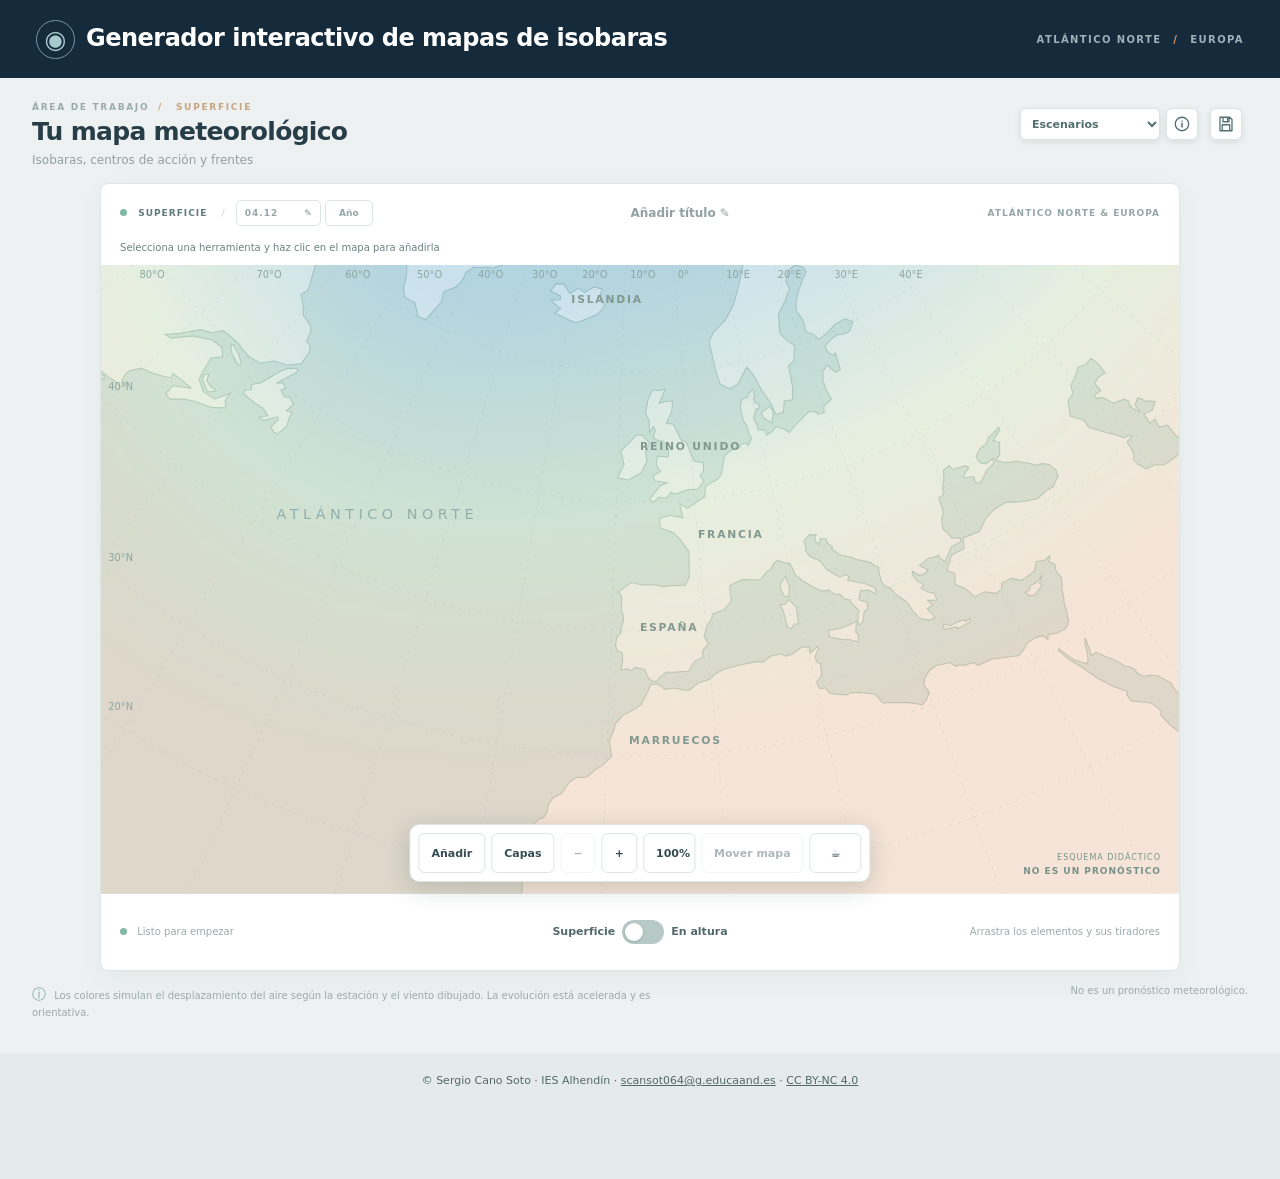
<file: index.html>
<!doctype html>
<html lang="es">
<head>
  <meta charset="utf-8">
  <meta name="viewport" content="width=device-width, initial-scale=1">
  <meta name="theme-color" content="#122638">
  <title>Generador interactivo de mapas de isobaras</title>
  <link rel="stylesheet" href="style.css?v=13">
  <script defer src="assets/land.js"></script>
  <script defer src="assets/presets.js?v=1"></script>
  <script defer src="map.js"></script>
  <script defer src="symbols.js"></script>
  <script defer src="pressure.js?v=2"></script>
  <script defer src="jet.js"></script>
  <script defer src="wind.js"></script>
  <script defer src="air.js"></script>
  <script defer src="app.js?v=5"></script>
  <script defer src="mobile.js?v=6"></script>
  <script defer src="export.js?v=3"></script>
  <script defer src="save.js?v=3"></script>
</head>
<body>
  <header class="topbar">
    <div class="brand">
      <span class="brand-icon" aria-hidden="true">◉</span>
      <h1>Generador interactivo de mapas de isobaras</h1>
    </div>
    <div class="header-tag">ATLÁNTICO NORTE <span>/</span> EUROPA</div>
  </header>

  <main class="workspace">
    <aside class="sidebar" aria-label="Herramientas del mapa">
      <div class="sidebar-heading">
        <div>
          <p class="eyebrow">PANEL DE CONTROL</p>
          <h2>Construye tu mapa</h2>
        </div>
        <span class="heading-mark">✳</span>
      </div>
      <p class="intro">Dibuja una situación atmosférica y explora cómo se relacionan sus elementos.</p>

      <label class="field-label" for="map-title-input">TÍTULO DEL MAPA</label>
      <input id="map-title-input" type="text" placeholder="Escribe un título">

      <label class="field-label" for="date-day">FECHA DE LA SITUACIÓN</label>
      <div class="date-fields">
        <select id="date-day" aria-label="Día"></select>
        <select id="date-month" aria-label="Mes"></select>
        <input id="date-year" type="text" inputmode="numeric" maxlength="6" placeholder="Año" aria-label="Año opcional">
      </div>

      <section class="control-section">
        <div class="section-title"><span>01</span><h3>Plano de análisis</h3></div>
        <div class="segmented" role="group" aria-label="Plano de análisis">
          <button type="button" class="active" data-layer="surface" aria-pressed="true">Superficie</button>
          <button type="button" data-layer="upper" aria-pressed="false">Altura · 500 hPa</button>
        </div>
        <p class="helper" id="layer-help">Presión en superficie · isobaras en hPa</p>
      </section>

      <section class="control-section">
        <div class="section-title"><span>02</span><h3>Centros de acción</h3></div>
        <table class="center-table">
          <thead>
            <tr>
              <th scope="col">Intensidad</th>
              <th scope="col">Débil</th>
              <th scope="col">Media</th>
              <th scope="col">Fuerte</th>
            </tr>
          </thead>
          <tbody>
            <tr>
              <th scope="row">Anticiclón</th>
              <td><button class="center-tool high" type="button" data-tool="high" data-strength="weak" aria-label="Anticiclón débil" aria-pressed="false">A</button></td>
              <td><button class="center-tool high" type="button" data-tool="high" data-strength="medium" aria-label="Anticiclón de intensidad media" aria-pressed="false">A</button></td>
              <td><button class="center-tool high" type="button" data-tool="high" data-strength="strong" aria-label="Anticiclón fuerte" aria-pressed="false">A</button></td>
            </tr>
            <tr>
              <th scope="row">Borrasca</th>
              <td><button class="center-tool low" type="button" data-tool="low" data-strength="weak" aria-label="Borrasca débil" aria-pressed="false">B</button></td>
              <td><button class="center-tool low" type="button" data-tool="low" data-strength="medium" aria-label="Borrasca de intensidad media" aria-pressed="false">B</button></td>
              <td><button class="center-tool low" type="button" data-tool="low" data-strength="strong" aria-label="Borrasca fuerte" aria-pressed="false">B</button></td>
            </tr>
          </tbody>
        </table>
        <button type="button" id="copy-centers" class="copy-centers" disabled>Copiar a altura</button>
        <p class="helper">Sustituye los centros del otro plano; conserva los demás elementos.</p>
      </section>

      <section class="control-section" id="front-section">
        <div class="section-title"><span>03</span><h3>Frentes</h3></div>
        <div class="front-tools">
          <button class="front-tool" type="button" data-tool="cold"><span class="front-sample cold-sample">▲ ▲ ▲</span>Frío <b>+</b></button>
          <button class="front-tool" type="button" data-tool="warm"><span class="front-sample warm-sample">● ● ●</span>Cálido <b>+</b></button>
          <button class="front-tool" type="button" data-tool="occluded"><span class="front-sample occluded-sample">▲ ● ▲</span>Ocluido <b>+</b></button>
        </div>
        <label class="switch-row"><span>Posible precipitación<small>Banda orientativa, no es un pronóstico</small></span><input id="precipitation-toggle" type="checkbox" checked><span class="switch" aria-hidden="true"></span></label>
        <div class="precipitation-legend"><i aria-hidden="true"></i> Zona de posible precipitación</div>
      </section>

      <section class="control-section" id="jet-section" hidden>
        <div class="section-title"><span>03</span><h3>Corriente en chorro</h3></div>
        <div class="segmented" role="group" aria-label="Modo de corriente en chorro">
          <button type="button" class="active" data-jet-mode="automatic" aria-pressed="true">Automática</button>
          <button type="button" data-jet-mode="manual" aria-pressed="false">Manual</button>
        </div>
        <p class="helper" id="jet-help">Trazado orientativo calculado a partir del campo de altura.</p>
      </section>

      <section class="control-section air-section">
        <div class="section-title"><span>04</span><h3>Masas de aire</h3></div>
        <label class="switch-row"><span>Simular masas de aire<small>Temperatura y viento orientativos</small></span><input id="air-toggle" type="checkbox" checked><span class="switch" aria-hidden="true"></span></label>
        <div class="air-legend"><span><i class="legend-dot polar"></i>Polar</span><span><i class="legend-dot temperate"></i>Templada</span><span><i class="legend-dot tropical"></i>Tropical</span></div>
      </section>
      <div class="sidebar-foot"><span>✦</span> Un mapa para pensar el tiempo.<br>Guarda el mapa antes de recargar o cerrar la página.</div>
    </aside>

    <section class="canvas-area" aria-label="Área de trabajo">
      <div class="canvas-heading">
        <div>
          <p class="eyebrow">ÁREA DE TRABAJO <span>/</span> <span id="layer-kicker">SUPERFICIE</span></p>
          <h2>Tu mapa meteorológico</h2>
          <p id="canvas-description">Isobaras, centros de acción y frentes</p>
        </div>
        <div class="heading-actions">
          <div class="preset-picker">
            <select id="preset-select" aria-label="Cargar escenario predefinido; sustituye el mapa actual" title="Cargar escenario: sustituye el mapa actual">
              <option value="">Escenarios</option>
            </select>
          </div>
          <button type="button" id="info-drawer-button" aria-label="Información meteorológica" title="Información meteorológica" aria-expanded="false" aria-controls="info-drawer-panel">
            <svg viewBox="0 0 24 24" aria-hidden="true"><circle cx="12" cy="12" r="9" fill="none" stroke="currentColor" stroke-width="1.7"></circle><path d="M12 11v5m0-8h.01" fill="none" stroke="currentColor" stroke-width="2" stroke-linecap="round"></path></svg>
          </button>
          <button type="button" id="file-drawer-button" aria-label="Archivo" title="Archivo" aria-expanded="false" aria-controls="file-drawer-panel">
            <svg viewBox="0 0 24 24" aria-hidden="true"><path d="M5 3h12l3 3v15H4V3h1Zm3 0v6h8V3M7 21v-8h10v8M14 4v3" fill="none" stroke="currentColor" stroke-width="1.7" stroke-linecap="round" stroke-linejoin="round"></path></svg>
          </button>
        </div>
      </div>
      <div class="map-card">
        <div class="map-toolbar">
          <span class="desktop-map-meta">
            <i class="live-dot"></i> <strong id="map-layer">SUPERFICIE</strong>
            <span class="toolbar-separator">/</span><span class="inline-date"><span id="map-date"></span><span class="inline-date-selectors"><select id="inline-day" aria-label="Día del mapa"></select><select id="inline-month" aria-label="Mes del mapa"></select></span></span>
            <label class="inline-year"><span id="map-year"></span><span class="year-placeholder">Año</span><input id="inline-year" type="text" inputmode="numeric" maxlength="6" placeholder="Año" aria-label="Año opcional del mapa"></label>
          </span>
          <label class="inline-title desktop-map-meta"><strong id="map-title" hidden></strong><span class="title-placeholder">Añadir título</span><input id="inline-title" type="text" aria-label="Editar título del mapa" placeholder="Añadir título"></label>
          <span class="desktop-map-meta">ATLÁNTICO NORTE & EUROPA</span>
          <button type="button" id="mobile-meta-button" aria-label="Editar fecha y título" aria-describedby="mobile-map-date mobile-map-title" aria-expanded="false" aria-controls="mobile-meta-panel">
            <span id="mobile-map-date"></span><span id="mobile-map-title">Añadir título</span><span aria-hidden="true">✎</span>
          </button>
        </div>
        <div class="map-instruction" id="instruction">Selecciona una herramienta y haz clic en el mapa para añadirla</div>
        <div class="map-wrap" id="map-wrap">
          <svg id="map" viewBox="0 0 1200 700" role="img" aria-label="Mapa editable del Atlántico norte y Europa occidental" tabindex="0">
            <defs>
              <clipPath id="map-clip"><rect width="1200" height="700"></rect></clipPath>
              <linearGradient id="rain-warm" gradientUnits="userSpaceOnUse" x1="0" y1="-120" x2="0" y2="12">
                <stop offset="0" stop-color="#76598d" stop-opacity="0"></stop>
                <stop offset=".7" stop-color="#76598d" stop-opacity=".24"></stop>
                <stop offset="1" stop-color="#76598d" stop-opacity=".12"></stop>
              </linearGradient>
              <linearGradient id="rain-cold" gradientUnits="userSpaceOnUse" x1="0" y1="-25" x2="0" y2="55">
                <stop offset="0" stop-color="#76598d" stop-opacity="0"></stop>
                <stop offset=".35" stop-color="#76598d" stop-opacity=".38"></stop>
                <stop offset="1" stop-color="#76598d" stop-opacity="0"></stop>
              </linearGradient>
              <linearGradient id="rain-occluded" gradientUnits="userSpaceOnUse" x1="0" y1="-70" x2="0" y2="70">
                <stop offset="0" stop-color="#76598d" stop-opacity="0"></stop>
                <stop offset=".5" stop-color="#76598d" stop-opacity=".3"></stop>
                <stop offset="1" stop-color="#76598d" stop-opacity="0"></stop>
              </linearGradient>
              <linearGradient id="rain-ends" x1="0" y1="0" x2="1" y2="0">
                <stop offset="0" stop-color="white" stop-opacity="0"></stop>
                <stop offset=".12" stop-color="white"></stop>
                <stop offset=".88" stop-color="white"></stop>
                <stop offset="1" stop-color="white" stop-opacity="0"></stop>
              </linearGradient>
              <mask id="rain-mask" maskContentUnits="objectBoundingBox" x="0" y="0" width="1" height="1">
                <rect width="1" height="1" fill="url(#rain-ends)"></rect>
              </mask>
            </defs>
            <g clip-path="url(#map-clip)">
              <rect class="ocean" width="1200" height="700"></rect>
              <g id="geography"></g>
              <image id="air-overlay" width="1200" height="700" preserveAspectRatio="none" pointer-events="none"></image>
              <g id="grid" pointer-events="none"></g>
              <g id="places" pointer-events="none"></g>
              <g id="pressure-field" pointer-events="none"></g>
              <g id="wind-layer" pointer-events="none" aria-hidden="true"></g>
              <g id="automatic-jet" pointer-events="none" aria-hidden="true"></g>
              <g id="objects"></g>
            </g>
          </svg>
          <button type="button" id="delete" class="selection-delete" aria-label="Eliminar selección" title="Eliminar selección" hidden>
            <svg viewBox="0 0 24 24" aria-hidden="true"><path d="M4 7h16M9 7V4h6v3m3 0-1 13H7L6 7m4 3v7m4-7v7" fill="none" stroke="currentColor" stroke-width="1.8" stroke-linecap="round" stroke-linejoin="round"></path></svg>
          </button>
          <button type="button" id="center-strengthen" class="selection-intensity" aria-label="Incrementar potencia del centro" hidden><span aria-hidden="true">+</span></button>
          <button type="button" id="center-weaken" class="selection-intensity" aria-label="Reducir potencia del centro" hidden><span aria-hidden="true">−</span></button>
          <div class="map-scale">
            <span>ESQUEMA DIDÁCTICO</span>
            <strong>NO ES UN PRONÓSTICO</strong>
          </div>
        </div>
        <div class="map-footer">
          <span><span class="footer-dot"></span> <span id="status" role="status" aria-live="polite">Listo para empezar</span></span>
          <label class="layer-toggle">
            <span>Superficie</span>
            <span class="layer-toggle-control">
              <input id="layer-toggle" type="checkbox" role="switch" aria-label="Plano de análisis: altura · 500 hPa">
              <span class="layer-toggle-track" aria-hidden="true"></span>
            </span>
            <span>En altura</span>
          </label>
          <span>Arrastra los elementos y sus tiradores</span>
        </div>
      </div>
      <div class="bottom-notes"><p><span>ⓘ</span> Los colores simulan el desplazamiento del aire según la estación y el viento dibujado. La evolución está acelerada y es orientativa.</p><p>No es un pronóstico meteorológico.</p></div>
    </section>
  </main>
  <div class="file-drawer">
    <section id="file-drawer-panel" class="file-drawer-panel" aria-label="Archivo" hidden>
      <div class="file-drawer-heading">
        <h2>Archivo</h2>
        <button type="button" id="file-drawer-close" aria-label="Cerrar archivo">&times;</button>
      </div>
      <p>Guarda o recupera tu mapa.</p>
      <button type="button" id="save-map">Guardar mapa</button>
      <button type="button" id="load-map">Cargar mapa</button>
      <input id="map-file" type="file" accept=".json,application/json" hidden>
      <button type="button" id="export-png">Descargar PNG</button>
    </section>
    <section id="info-drawer-panel" class="file-drawer-panel info-drawer-panel" aria-labelledby="info-drawer-title" hidden>
      <div class="file-drawer-heading">
        <h2 id="info-drawer-title">Guía meteorológica</h2>
        <button type="button" id="info-drawer-close" aria-label="Cerrar información">&times;</button>
      </div>
      <h3>Isobaras</h3>
      <p>En un mapa de superficie, las isobaras unen puntos con la misma presión atmosférica. Cuanto más juntas están, mayor suele ser el viento. La presión se expresa en hectopascales (hPa). <a href="https://es.wikipedia.org/wiki/Isobara" target="_blank" rel="noopener noreferrer">Isobaras en Wikipedia</a>.</p>
      <h3>Anticiclones y borrascas</h3>
      <p>Un anticiclón (A) es una zona de presión relativamente alta y suele favorecer tiempo estable. Una borrasca (B) es una zona de presión relativamente baja, a menudo asociada con nubes, viento y precipitaciones. En el hemisferio norte, el viento gira aproximadamente en sentido horario alrededor de las altas y antihorario alrededor de las bajas. <a href="https://es.wikipedia.org/wiki/Altas_y_bajas_presiones" target="_blank" rel="noopener noreferrer">Altas y bajas presiones en Wikipedia</a>.</p>
      <h3>Frentes</h3>
      <p>Son zonas de encuentro entre masas de aire con distintas características. Los principales tipos son:</p>
      <ul>
        <li><strong>Frío:</strong> el aire frío avanza bajo el cálido y lo eleva; puede producir lluvias intensas.</li>
        <li><strong>Cálido:</strong> el aire cálido avanza sobre el frío; suele asociarse a nubosidad y precipitaciones más extensas.</li>
        <li><strong>Ocluido:</strong> en el modelo clásico, un frente frío alcanza a uno cálido y el aire cálido se eleva.</li>
        <li><strong>Estacionario:</strong> la separación entre las masas de aire apenas se desplaza. No se dibuja en este editor.</li>
      </ul>
      <p><a href="https://es.wikipedia.org/wiki/Frente_(meteorolog%C3%ADa)" target="_blank" rel="noopener noreferrer">Frentes meteorológicos en Wikipedia</a>.</p>
      <h3>Superficie y altura</h3>
      <p>El mapa de superficie muestra la presión reducida al nivel del mar, las isobaras y los frentes. El mapa de 500 hPa muestra la altura geopotencial de esa superficie de presión mediante isohipsas: no representa una altura fija. Sus curvas ayudan a entender la circulación en niveles medios. <a href="https://es.wikipedia.org/wiki/Isohipsa" target="_blank" rel="noopener noreferrer">Isohipsas en Wikipedia</a>.</p>
      <h3>Corriente en chorro</h3>
      <p>Es una franja estrecha de vientos intensos en altura que influye en la evolución de los sistemas meteorológicos. Se estudia habitualmente en niveles superiores a 500 hPa; el chorro que dibuja este editor es una representación orientativa. <a href="https://es.wikipedia.org/wiki/Corriente_en_chorro" target="_blank" rel="noopener noreferrer">Corriente en chorro en Wikipedia</a>.</p>
      <p>Este generador es un esquema didáctico, no un pronóstico. Los enlaces se abren en otra pestaña y necesitan conexión a Internet.</p>
    </section>
    <section id="mobile-meta-panel" class="file-drawer-panel mobile-meta-panel" aria-labelledby="mobile-meta-heading" hidden>
      <div class="file-drawer-heading">
        <h2 id="mobile-meta-heading">Fecha y título</h2>
        <button type="button" id="mobile-meta-close" aria-label="Cerrar fecha y título">&times;</button>
      </div>
      <label for="mobile-title-input">Título</label>
      <input id="mobile-title-input" type="text" placeholder="Añadir título">
      <div class="mobile-meta-fields">
        <label for="mobile-day">Día<select id="mobile-day"></select></label>
        <label for="mobile-month">Mes<select id="mobile-month"></select></label>
        <label for="mobile-year">Año opcional<input id="mobile-year" type="text" inputmode="numeric" maxlength="6" placeholder="Año"></label>
      </div>
    </section>
  </div>
  <div class="mobile-dock" aria-label="Herramientas del mapa">
    <div class="mobile-tools" id="mobile-tools" hidden>
      <p>Centros de acción</p>
      <div class="mobile-tool-grid">
        <button type="button" class="high" data-tool="high" data-strength="weak" aria-label="Anticiclón débil" aria-pressed="false">A débil</button>
        <button type="button" class="high" data-tool="high" data-strength="medium" aria-label="Anticiclón de intensidad media" aria-pressed="false">A media</button>
        <button type="button" class="high" data-tool="high" data-strength="strong" aria-label="Anticiclón fuerte" aria-pressed="false">A fuerte</button>
        <button type="button" class="low" data-tool="low" data-strength="weak" aria-label="Borrasca débil" aria-pressed="false">B débil</button>
        <button type="button" class="low" data-tool="low" data-strength="medium" aria-label="Borrasca de intensidad media" aria-pressed="false">B media</button>
        <button type="button" class="low" data-tool="low" data-strength="strong" aria-label="Borrasca fuerte" aria-pressed="false">B fuerte</button>
      </div>
      <div id="mobile-fronts">
        <p>Frentes</p>
        <div class="mobile-tool-grid">
          <button type="button" data-tool="cold" aria-pressed="false">Frío</button>
          <button type="button" data-tool="warm" aria-pressed="false">Cálido</button>
          <button type="button" data-tool="occluded" aria-pressed="false">Ocluido</button>
        </div>
      </div>
    </div>
    <div class="desktop-options" id="desktop-options" hidden>
      <div id="desktop-surface-options">
        <label class="switch-row"><span>Simular masas de aire</span><input id="desktop-air" type="checkbox" checked><span class="switch" aria-hidden="true"></span></label>
        <label class="switch-row"><span>Posible precipitación</span><input id="desktop-precipitation" type="checkbox" checked><span class="switch" aria-hidden="true"></span></label>
      </div>
      <div id="desktop-jet-options" hidden>
        <p>Corriente en chorro</p>
        <div class="mobile-layers" role="group" aria-label="Modo de corriente en chorro">
          <button type="button" class="active" data-jet-mode="automatic" aria-pressed="true">Automática</button>
          <button type="button" data-jet-mode="manual" aria-pressed="false">Manual</button>
        </div>
      </div>
      <button type="button" id="desktop-copy" disabled>Copiar a altura</button>
      <p class="helper">Sustituye los centros del otro plano; conserva los demás elementos.</p>
      <button type="button" id="clear">Limpiar capa</button>
    </div>
    <div class="mobile-actions">
      <button type="button" id="mobile-add" aria-expanded="false" aria-controls="mobile-tools">Añadir</button>
      <button type="button" id="desktop-options-button" aria-expanded="false" aria-controls="desktop-options">Capas</button>
      <button type="button" id="zoom-out" aria-label="Alejar mapa">−</button>
      <button type="button" id="zoom-in" aria-label="Acercar mapa">+</button>
      <button type="button" id="zoom-reset" aria-label="Mostrar todo el mapa">100%</button>
      <button type="button" id="mobile-pan" aria-pressed="false">Mover mapa</button>
      <a class="donation-link" href="https://buymeacoffee.com/scansot064" target="_blank" rel="noopener noreferrer" aria-label="Apoyar en Buy me a coffee (se abre en otra pestaña)" title="Buy me a coffee"><span aria-hidden="true">☕</span></a>
    </div>
  </div>
  <footer class="site-footer" id="attribution">
    <span>© Sergio Cano Soto · IES Alhendín · </span><a href="mailto:scansot064@g.educaand.es">scansot064@g.educaand.es</a><span> · </span><a href="https://creativecommons.org/licenses/by-nc/4.0/deed.es" rel="license">CC BY-NC 4.0</a>
  </footer>
</body>
</html>
</file>
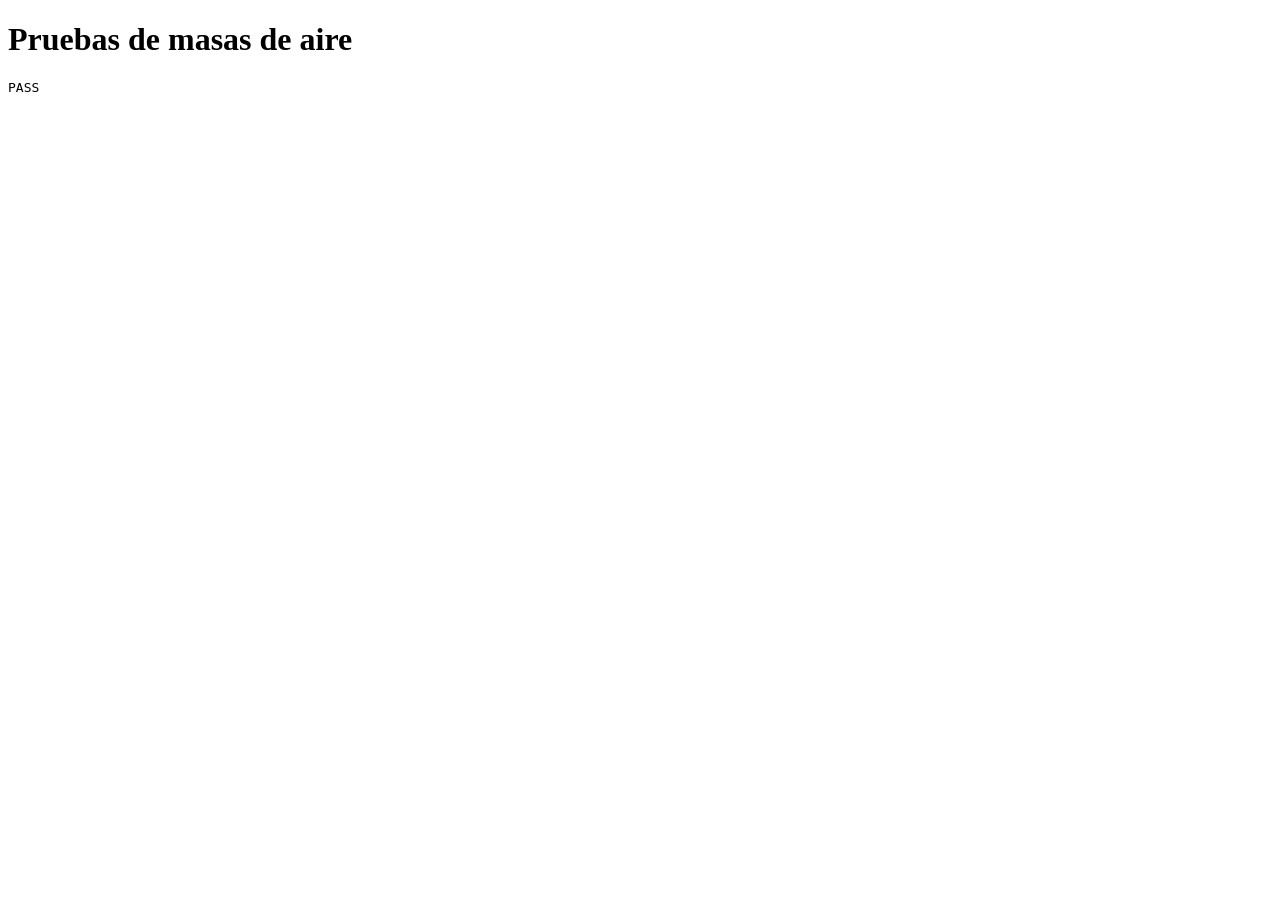
<file: tests/air.html>
<!doctype html>
<html lang="es">
<head><meta charset="utf-8"><title>Pruebas de masas de aire</title></head>
<body>
  <h1>Pruebas de masas de aire</h1>
  <pre id="result">Ejecutando…</pre>
  <iframe id="app" src="../index.html" title="Aplicación de prueba" hidden></iframe>
  <script src="air.test.js"></script>
</body>
</html>
</file>
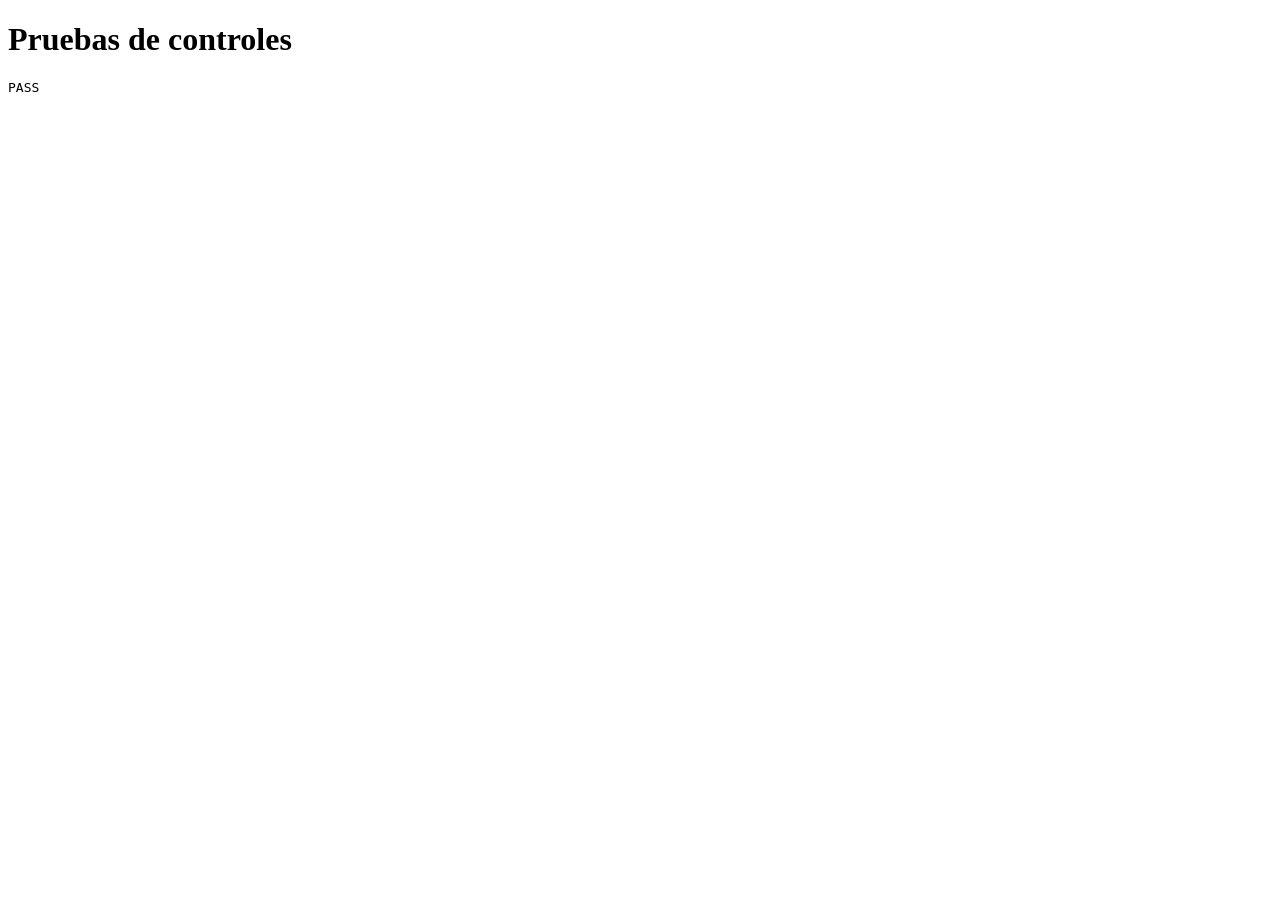
<file: tests/controls.html>
<!doctype html>
<html lang="es">
<head><meta charset="utf-8"><title>Pruebas de controles</title></head>
<body>
  <h1>Pruebas de controles</h1>
  <pre id="result">Ejecutando…</pre>
  <iframe id="app" src="../index.html" title="Aplicación de prueba" style="position:absolute;left:-2000px;width:1200px;height:900px"></iframe>
  <script src="controls.test.js"></script>
</body>
</html>
</file>
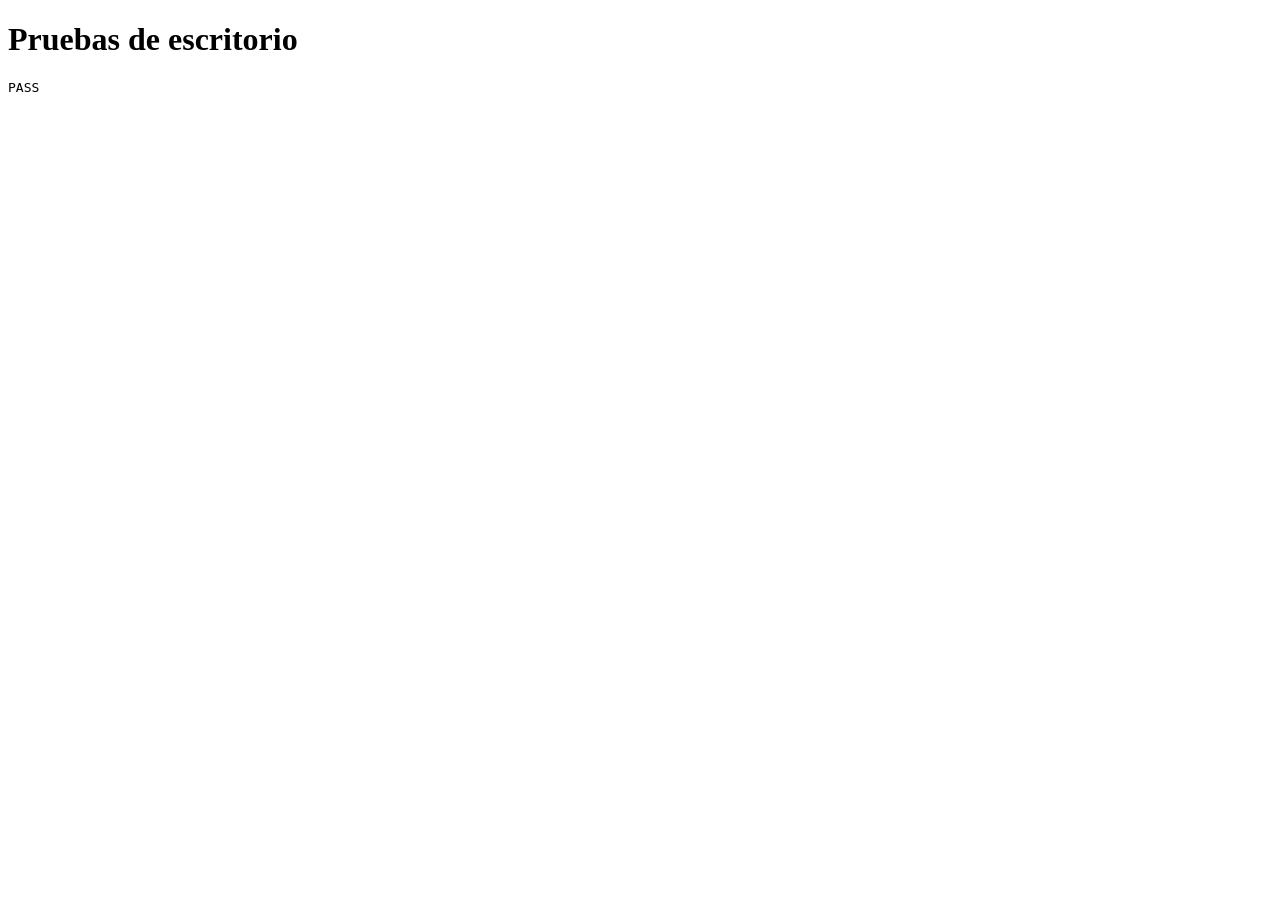
<file: tests/desktop.html>
<!doctype html>
<html lang="es">
<head><meta charset="utf-8"><title>Pruebas de escritorio</title></head>
<body>
  <h1>Pruebas de escritorio</h1>
  <pre id="result">Ejecutando…</pre>
  <iframe id="app" src="../index.html" title="Aplicación de prueba" style="position:absolute;left:-2000px;width:1200px;height:900px"></iframe>
  <script src="desktop.test.js"></script>
</body>
</html>
</file>
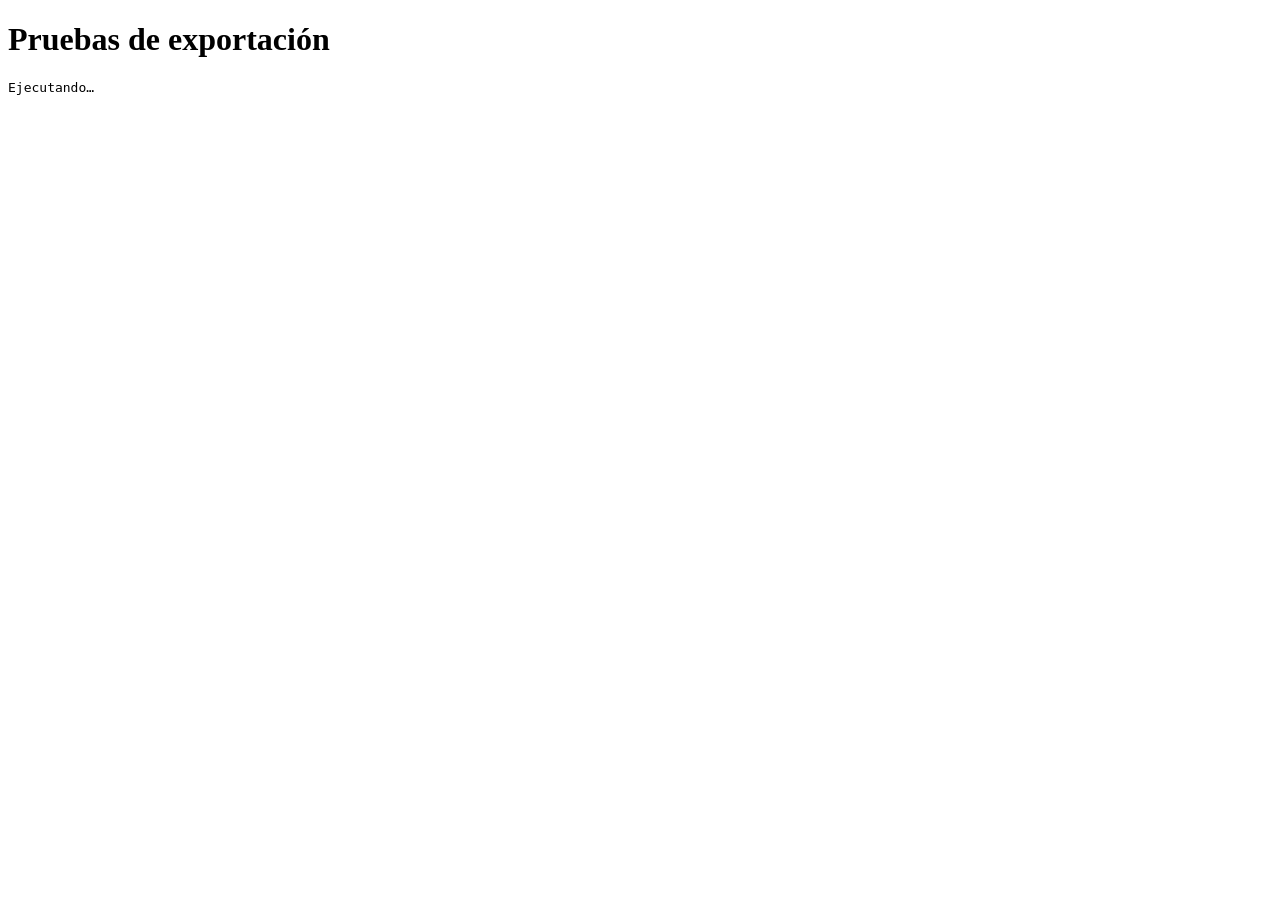
<file: tests/export.html>
<!doctype html>
<html lang="es">
<head><meta charset="utf-8"><title>Pruebas de exportación</title></head>
<body>
  <h1>Pruebas de exportación</h1>
  <pre id="result">Ejecutando…</pre>
  <iframe id="app" src="../index.html" title="Aplicación de prueba" style="position:absolute;left:-2000px;width:1200px;height:900px"></iframe>
  <script src="export.test.js"></script>
</body>
</html>
</file>
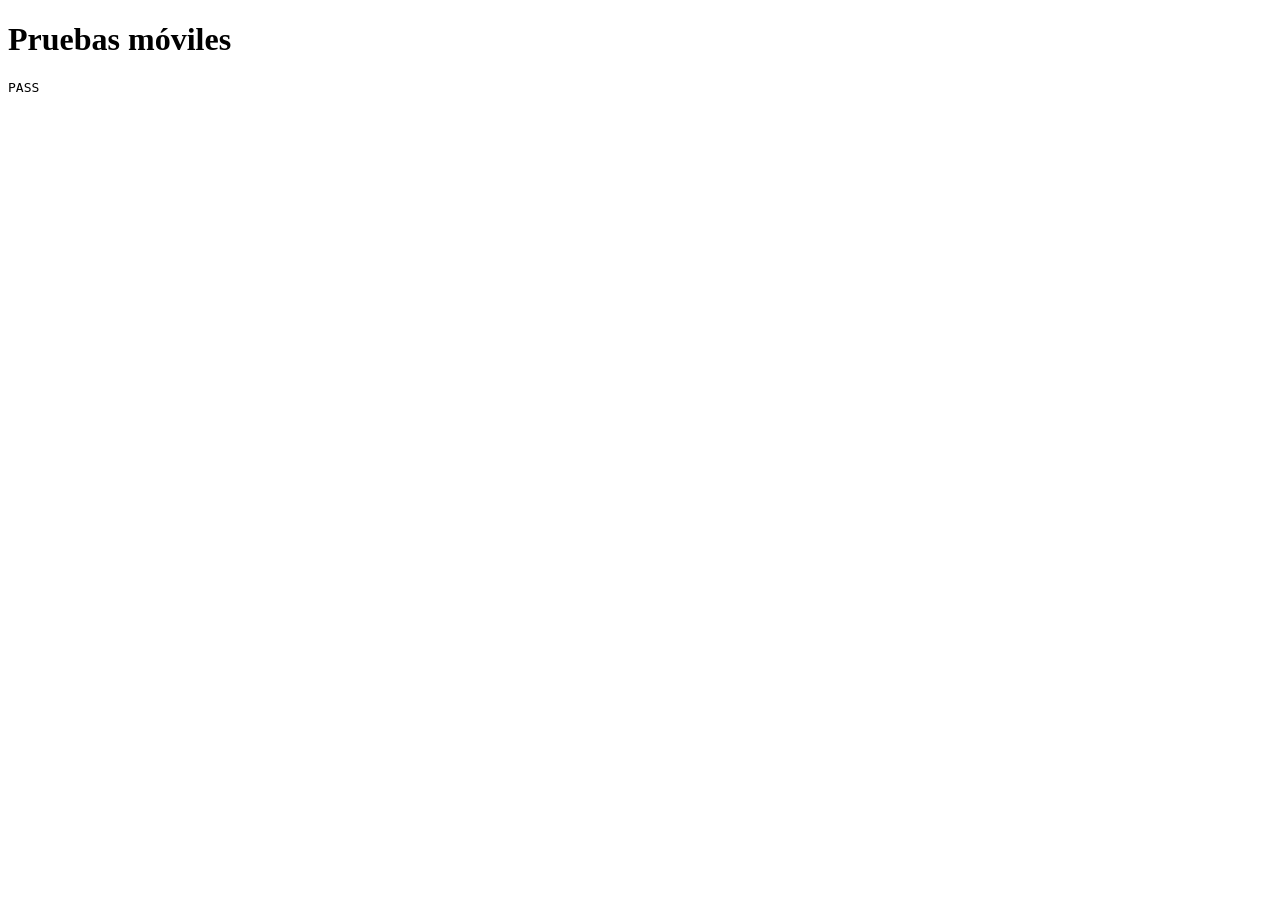
<file: tests/mobile.html>
<!doctype html>
<html lang="es">
<head><meta charset="utf-8"><title>Pruebas móviles</title></head>
<body>
  <h1>Pruebas móviles</h1>
  <pre id="result">Ejecutando…</pre>
  <iframe id="app" src="../index.html" title="Aplicación de prueba" style="position:absolute;left:-2000px;width:390px;height:844px"></iframe>
  <script src="mobile.test.js"></script>
</body>
</html>
</file>
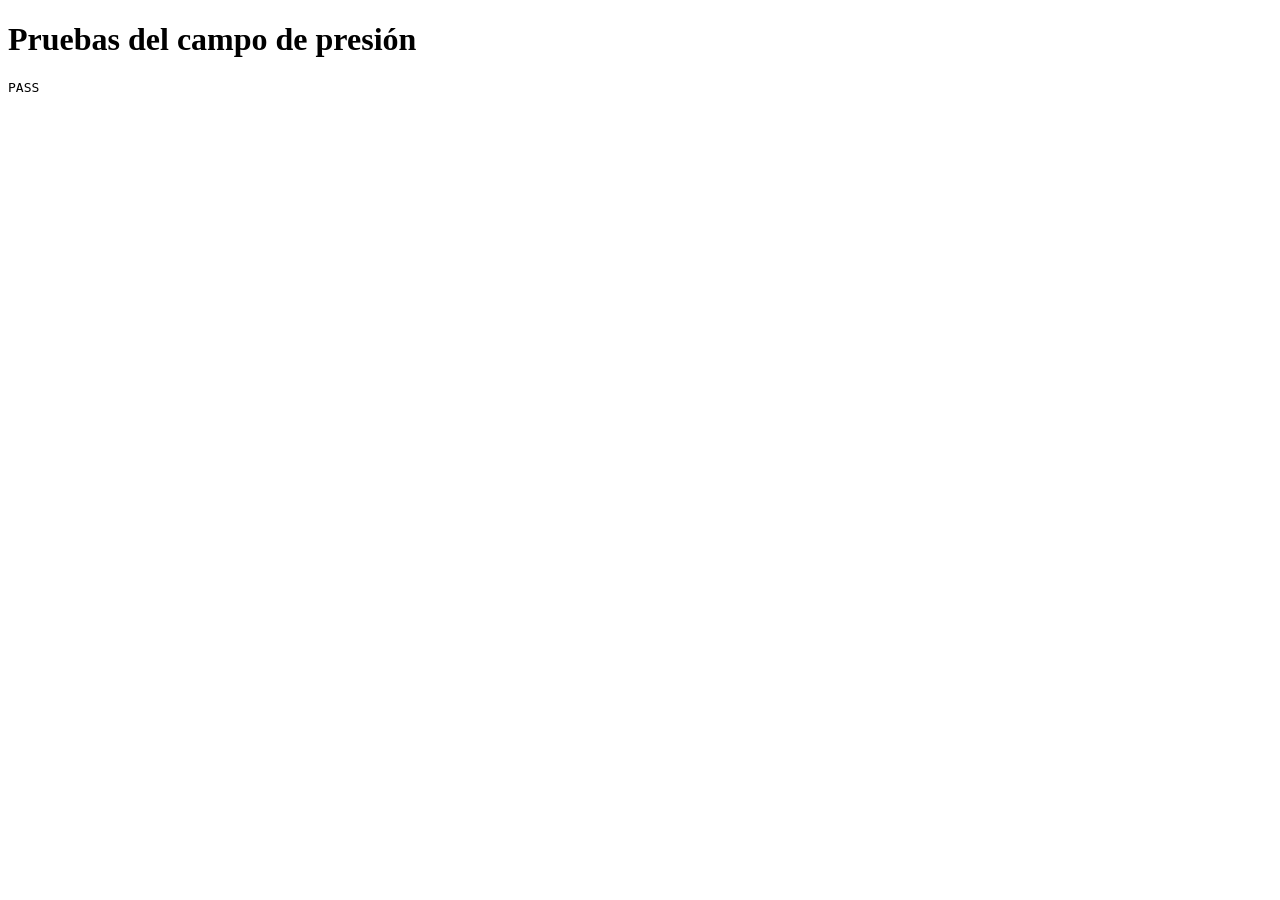
<file: tests/pressure.html>
<!doctype html>
<html lang="es">
<head><meta charset="utf-8"><title>Pruebas del campo de presión</title></head>
<body>
  <h1>Pruebas del campo de presión</h1>
  <pre id="result">Ejecutando…</pre>
  <iframe id="app" src="../index.html" title="Aplicación de prueba" hidden></iframe>
  <script src="pressure.test.js"></script>
</body>
</html>
</file>
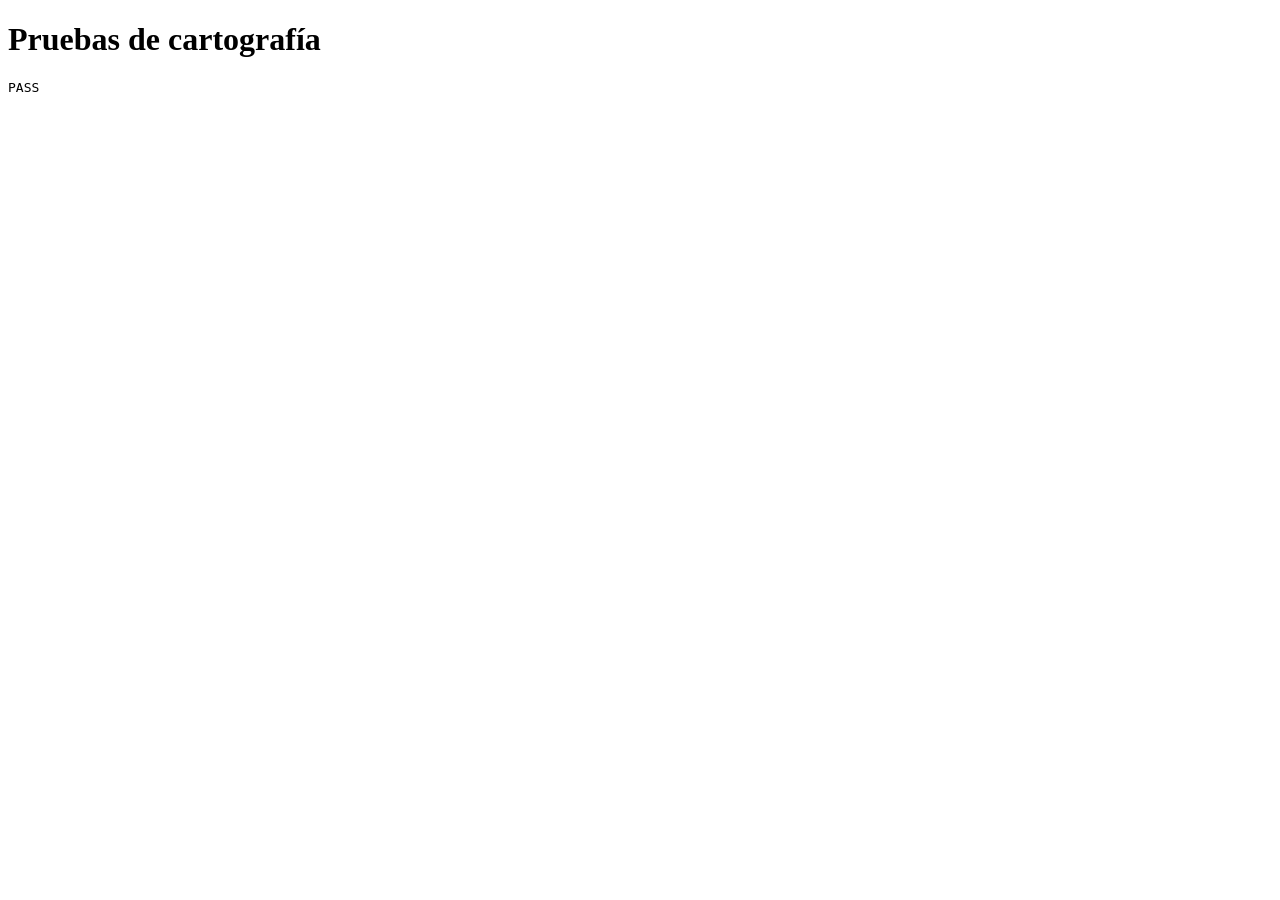
<file: tests/projection.html>
<!doctype html>
<html lang="es">
<head><meta charset="utf-8"><title>Pruebas de cartografía</title></head>
<body>
  <h1>Pruebas de cartografía</h1>
  <pre id="result">Ejecutando…</pre>
  <iframe id="app" src="../index.html" title="Aplicación de prueba" hidden></iframe>
  <script src="projection.test.js"></script>
</body>
</html>
</file>
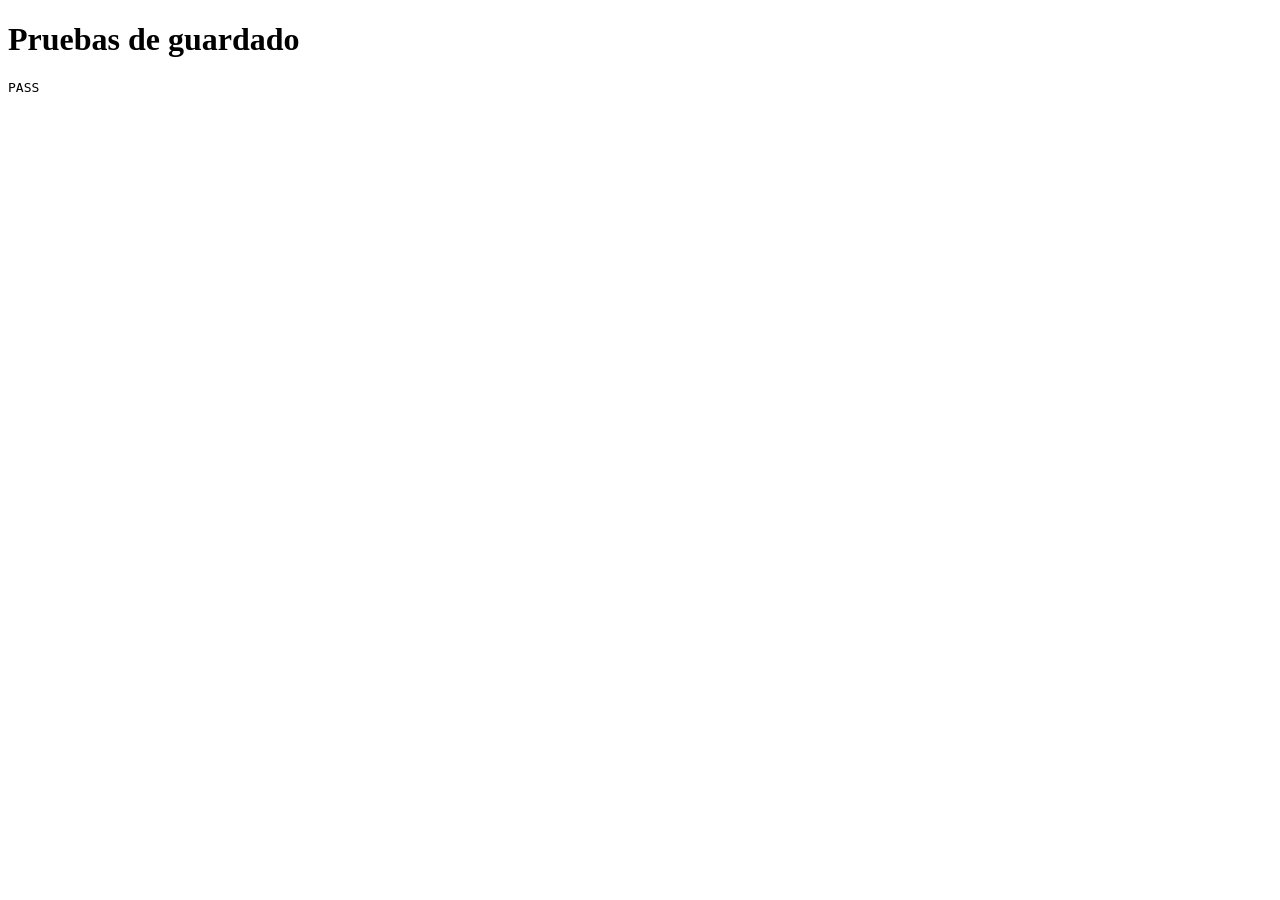
<file: tests/save.html>
<!doctype html>
<html lang="es">
<head><meta charset="utf-8"><title>Pruebas de guardado</title></head>
<body>
  <h1>Pruebas de guardado</h1>
  <pre id="result">Ejecutando…</pre>
  <iframe id="app" src="../index.html" title="Aplicación de prueba" style="position:absolute;left:-2000px;width:1200px;height:900px"></iframe>
  <script src="save.test.js"></script>
</body>
</html>
</file>
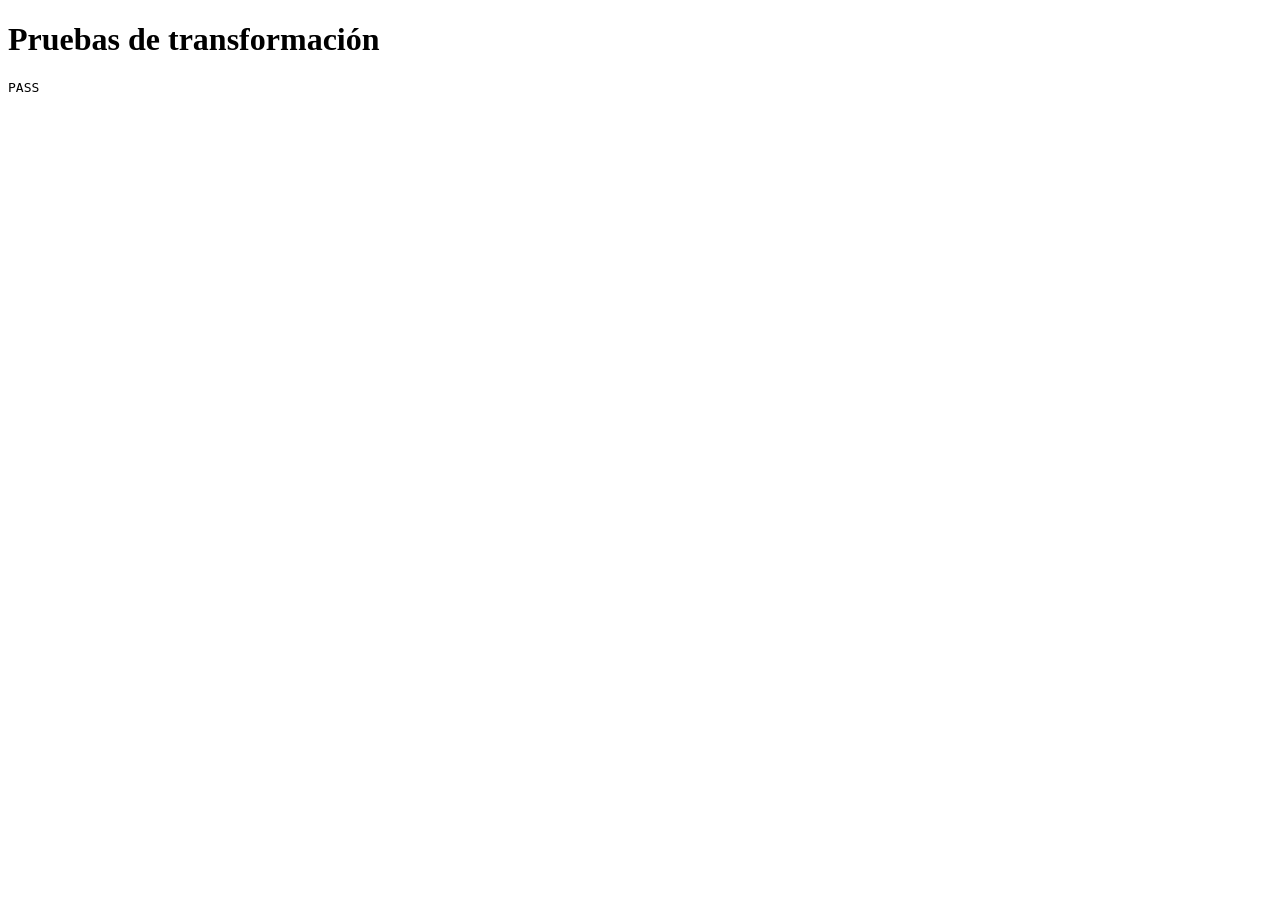
<file: tests/transform.html>
<!doctype html>
<html lang="es">
<head><meta charset="utf-8"><title>Pruebas de transformación</title></head>
<body>
  <h1>Pruebas de transformación</h1>
  <pre id="result">Ejecutando…</pre>
  <iframe id="app" src="../index.html" title="Aplicación de prueba" hidden></iframe>
  <script src="transform.test.js"></script>
</body>
</html>
</file>
<file: style.css>
:root {
  font-family: Inter, ui-sans-serif, system-ui, -apple-system, BlinkMacSystemFont, "Segoe UI", sans-serif;
  color: #243746;
  background: #edf1f1;
  font-synthesis: none
}

* {
  box-sizing: border-box
}

body {
  margin: 0
}

button,
input,
select {
  font: inherit
}

button {
  cursor: pointer
}

button:focus-visible,
a:focus-visible,
select:focus-visible,
input:focus-visible,
svg:focus-visible {
  outline: 3px solid #e8a65d;
  outline-offset: 2px
}

[hidden] {
  display: none !important
}

.donation-link {
  display: flex;
  align-items: center;
  justify-content: center;
  text-decoration: none
}

.topbar {
  height: 78px;
  background: #152b3c;
  color: #fff;
  display: flex;
  align-items: center;
  padding: 0 36px;
  gap: 40px
}

.brand {
  display: flex;
  align-items: center;
  gap: 11px;
  min-width: 0
}

.brand-icon {
  display: grid;
  place-items: center;
  width: 39px;
  height: 39px;
  flex: none;
  border: 1px solid #7595a2;
  border-radius: 50%;
  font-size: 25px;
  color: #a8c9cd
}

.brand h1 {
  margin: 0;
  font-size: 24px;
  letter-spacing: -.5px;
  line-height: 1.15
}

.live-dot,
.footer-dot {
  display: inline-block;
  width: 7px;
  height: 7px;
  background: #83b8a7;
  border-radius: 50%;
  margin-right: 7px
}

.header-tag {
  margin-left: auto;
  flex: none;
  color: #9eb1b9;
  font-size: 10px;
  font-weight: 700;
  letter-spacing: 1.4px
}

.header-tag span {
  color: #e5a165;
  margin: 0 7px
}

.workspace {
  display: grid;
  grid-template-columns: 320px minmax(0, 1fr);
  min-height: calc(100vh - 78px)
}

.sidebar {
  background: #fff;
  border-right: 1px solid #dfe7e7;
  padding: 29px 25px 20px
}

.sidebar-heading {
  display: flex;
  justify-content: space-between;
  align-items: center
}

.sidebar-heading h2,
.canvas-heading h2 {
  margin: 5px 0 0;
  font-size: 20px;
  letter-spacing: -.7px
}

.eyebrow {
  margin: 0;
  color: #9aabae;
  font-size: 9px;
  font-weight: 800;
  letter-spacing: 1.7px
}

.heading-mark {
  font-size: 25px;
  color: #dfad79
}

.intro {
  font-size: 12px;
  line-height: 1.65;
  color: #829196;
  margin: 12px 0 22px
}

.control-section {
  border-top: 1px solid #e8eeee;
  padding: 20px 0
}

.section-title {
  display: flex;
  align-items: center;
  gap: 10px;
  margin-bottom: 14px
}

.section-title span {
  color: #c3a37e;
  font-size: 10px;
  font-weight: 800
}

.section-title h3 {
  margin: 0;
  font-size: 13px;
  font-weight: 750
}

.segmented {
  display: flex;
  background: #f0f4f3;
  padding: 3px;
  border-radius: 7px
}

.segmented button {
  border: 0;
  background: transparent;
  color: #7a8a8e;
  font-size: 11px;
  font-weight: 700;
  padding: 10px 6px;
  flex: 1;
  border-radius: 5px
}

.segmented button.active {
  background: #fff;
  color: #264b59;
  box-shadow: 0 1px 5px #1f3a381a
}

.helper {
  margin: 9px 0 0;
  color: #9aa8aa;
  font-size: 10px
}

.field-label {
  display: block;
  color: #9ba9aa;
  font-size: 9px;
  font-weight: 800;
  letter-spacing: 1px;
  margin-bottom: 7px
}

select,
input[type=date],
input[type=text] {
  width: 100%;
  height: 36px;
  border: 1px solid #e0e8e7;
  background: #fff;
  color: #425b60;
  border-radius: 5px;
  padding: 0 10px;
  font-size: 12px
}

#map-title-input {
  margin-bottom: 20px
}

.date-fields {
  display: flex;
  gap: 5px;
  margin-bottom: 20px
}

.date-fields select {
  min-width: 0;
  flex: 1;
  padding: 0 4px
}

.date-fields input {
  width: 70px;
  min-width: 0
}

.tool-grid {
  display: grid;
  grid-template-columns: 1fr 1fr;
  gap: 8px;
  margin-top: 10px
}

.tool {
  display: flex;
  align-items: center;
  text-align: left;
  gap: 8px;
  background: #fff;
  border: 1px solid #e3ebea;
  border-radius: 6px;
  padding: 10px 7px;
  color: #344b51;
  font-size: 11px;
  font-weight: 700;
  min-width: 0
}

.tool small,
.switch-row small {
  display: block;
  font-size: 9px;
  font-weight: 400;
  color: #9baaaa;
  margin-top: 3px
}

.tool b,
.front-tool b {
  margin-left: auto;
  color: #a7b6b5;
  font-size: 15px;
  font-weight: 400
}

.tool-icon {
  width: 26px;
  height: 26px;
  display: grid;
  place-items: center;
  border-radius: 50%;
  font-size: 14px;
  flex: none
}

.high {
  background: #e8f1f1;
  color: #4d8c91
}

.low {
  background: #f8ece5;
  color: #ce805c
}

.front-tools {
  display: grid;
  gap: 6px
}

.front-tool {
  display: flex;
  align-items: center;
  gap: 9px;
  background: #fff;
  border: 1px solid #e8eeee;
  border-radius: 6px;
  color: #506569;
  text-align: left;
  padding: 8px 10px;
  font-size: 11px;
  font-weight: 650
}

.front-sample {
  width: 48px;
  letter-spacing: 1px;
  font-size: 10px
}

.cold-sample {
  color: #4085b5
}

.warm-sample {
  color: #d47365
}

.occluded-sample {
  color: #9472a8
}

.jet-sample {
  width: 48px;
  font-size: 19px;
  line-height: 10px;
  color: #cf985a
}

.tool:hover,
.front-tool:hover,
.tool.selected,
.front-tool.selected {
  border-color: #81a9a7;
  background: #f1f8f6
}

.switch-row {
  display: flex;
  align-items: center;
  margin-top: 15px;
  font-size: 11px;
  font-weight: 700;
  color: #52686a;
  cursor: pointer
}

.switch-row input {
  position: absolute;
  opacity: 0
}

.switch {
  margin-left: auto;
  background: #cbd6d3;
  border-radius: 20px;
  width: 32px;
  height: 18px;
  position: relative;
  flex: none
}

.switch:after {
  content: "";
  position: absolute;
  top: 3px;
  left: 3px;
  width: 12px;
  height: 12px;
  border-radius: 50%;
  background: white;
  transition: transform .2s
}

.switch-row input:checked+.switch {
  background: #7bac9c
}

.switch-row input:checked+.switch:after {
  transform: translateX(14px)
}

.switch-row input:focus-visible+.switch {
  outline: 3px solid #e8a65d;
  outline-offset: 2px
}

.air-legend {
  display: flex;
  gap: 12px;
  margin-top: 14px;
  color: #93a2a3;
  font-size: 10px
}

.legend-dot {
  display: inline-block;
  width: 7px;
  height: 7px;
  border-radius: 50%;
  margin-right: 4px
}

.polar {
  background: #86bdcf
}

.temperate {
  background: #cad4a6
}

.tropical {
  background: #e5b68c
}

.sidebar-foot {
  border-top: 1px solid #e8eeee;
  padding-top: 18px;
  color: #a4b0b0;
  font-size: 10px
}

.sidebar-foot span {
  color: #d7ac80;
  margin-right: 5px
}

.site-footer {
  padding: 20px;
  background: #e4ebea;
  color: #52686a;
  font-size: 11px;
  line-height: 16px;
  text-align: center;
  overflow-wrap: anywhere
}

.site-footer a {
  color: inherit
}

.canvas-area {
  padding: 38px 38px 28px;
  min-width: 0
}

.canvas-heading {
  position: relative;
  display: flex;
  justify-content: space-between;
  align-items: end;
  gap: 20px;
  padding-right: 240px;
  margin-bottom: 22px
}

.canvas-heading h2 {
  font-size: 25px;
  color: #273d48
}

.canvas-heading>div>p:last-child {
  font-size: 12px;
  color: #91a0a1;
  margin: 7px 0 0
}

.canvas-heading .eyebrow span {
  color: #c8a47f;
  margin: 0 4px
}

.file-drawer {
  position: fixed;
  top: 0;
  bottom: 0;
  right: 0;
  z-index: 25;
  pointer-events: none
}

.file-drawer button {
  pointer-events: auto;
  background: #fff;
  border: 1px solid #dce5e3;
  border-radius: 6px;
  color: #657b7d;
  padding: 10px 12px;
  min-height: 44px;
  font-size: 11px;
  font-weight: 650
}

.file-drawer button:disabled {
  opacity: .45;
  cursor: default
}

.heading-actions {
  position: absolute;
  right: 0;
  top: 0;
  display: flex;
  align-items: center
}

.preset-picker {
  position: relative;
  width: 140px;
  height: 44px
}

.preset-picker::before {
  content: "";
  position: absolute;
  left: 0;
  right: 0;
  top: 50%;
  height: 30px;
  transform: translateY(-50%);
  border: 1px solid #dce5e3;
  border-radius: 6px;
  background: #fff;
  box-shadow: 0 2px 6px #233d3a1c
}

.heading-actions select {
  position: relative;
  width: 140px;
  height: 44px;
  padding: 0 8px;
  border: 0;
  background: transparent;
  color: #526e70;
  font-size: 11px;
  font-weight: 700
}

.heading-actions button {
  position: relative;
  display: grid;
  place-items: center;
  width: 44px;
  height: 44px;
  padding: 0;
  border: 0;
  background: transparent;
  color: #526e70
}

.heading-actions button::before {
  content: "";
  position: absolute;
  width: 30px;
  height: 30px;
  border: 1px solid #dce5e3;
  border-radius: 6px;
  background: #fff;
  box-shadow: 0 2px 6px #233d3a1c
}

.heading-actions button[aria-expanded=true]::before {
  background: #dcece8;
  border-color: #6e9e9a
}

.heading-actions button svg {
  position: relative;
  width: 18px;
  height: 18px
}

.file-drawer-panel {
  pointer-events: auto;
  width: min(270px, calc(100vw - 44px));
  height: 100%;
  overflow-y: auto;
  padding: 26px 18px;
  background: #fff;
  border-left: 1px solid #dce5e3;
  box-shadow: -6px 0 24px #233d3a26
}

.file-drawer-panel h2 {
  margin: 0;
  color: #273d48;
  font-size: 17px
}

.file-drawer-heading {
  display: flex;
  align-items: center;
  justify-content: space-between
}

.file-drawer-panel .file-drawer-heading button {
  width: 44px;
  height: 44px;
  padding: 0;
  border: 0;
  background: transparent;
  text-align: center;
  font-size: 22px
}

.file-drawer-panel p {
  margin: 8px 0 20px;
  color: #91a0a1;
  font-size: 11px
}

.file-drawer-panel button {
  display: block;
  width: 100%;
  text-align: left
}

.file-drawer-panel button + button,
.file-drawer-panel input + button {
  margin-top: 6px
}

.info-drawer-panel {
  width: min(390px, calc(100vw - 44px));
  color: #526669
}

.info-drawer-panel .file-drawer-heading {
  position: sticky;
  top: -26px;
  z-index: 1;
  background: #fff
}

.info-drawer-panel h3 {
  margin: 20px 0 6px;
  color: #273d48;
  font-size: 14px
}

.info-drawer-panel p,
.info-drawer-panel ul {
  margin: 0 0 12px;
  color: #526669;
  font-size: 13px;
  line-height: 1.5
}

.info-drawer-panel ul {
  padding-left: 20px
}

.info-drawer-panel li + li {
  margin-top: 6px
}

.info-drawer-panel a {
  color: #276c68
}

.mobile-meta-panel label {
  display: block;
  margin: 18px 0 6px;
  color: #526669;
  font-size: 12px;
  font-weight: 650
}

.mobile-meta-panel input,
.mobile-meta-panel select {
  display: block;
  width: 100%;
  min-width: 0;
  min-height: 44px;
  margin-top: 6px;
  padding: 8px;
  border: 1px solid #dce5e3;
  border-radius: 6px;
  background: #fff;
  color: #273d48
}

.mobile-meta-fields {
  display: grid;
  grid-template-columns: repeat(2, minmax(0, 1fr));
  gap: 0 10px
}

.mobile-meta-fields label:last-child {
  grid-column: 1 / -1
}

#mobile-meta-button {
  display: none
}

.map-card {
  background: white;
  border: 1px solid #dce6e4;
  border-radius: 8px;
  box-shadow: 0 10px 30px #233d3a0c;
  overflow: hidden
}

.map-toolbar,
.map-footer {
  display: flex;
  justify-content: space-between;
  align-items: center;
  gap: 10px;
  padding: 16px 19px;
  font-size: 9px;
  color: #96a7a5;
  letter-spacing: 1px;
  font-weight: 700
}

.map-toolbar strong {
  color: #607b7a
}

.map-toolbar {
  flex-wrap: wrap
}

#map-title {
  flex: 1 1 120px;
  min-width: 0;
  overflow-wrap: anywhere;
  text-align: center;
  font-size: 12px;
  letter-spacing: normal
}

.toolbar-separator {
  margin: 0 10px;
  color: #d4dfdc
}

.map-wrap {
  position: relative;
  background: #d6e8e6;
  overflow: hidden
}

.map-wrap > svg {
  width: 100%;
  height: auto;
  display: block;
  touch-action: none
}

.selection-delete,
.selection-intensity {
  position: absolute;
  width: 36px;
  height: 36px;
  display: grid;
  place-items: center;
  padding: 0;
  border: 0;
  background: transparent;
  color: #a45c4e;
  touch-action: manipulation
}

.selection-delete::before,
.selection-intensity::before {
  content: "";
  position: absolute;
  width: 28px;
  height: 28px;
  border: 1px solid #dce5e3;
  border-radius: 50%;
  background: #fff;
  box-shadow: 0 2px 8px #233d3a33
}

.selection-delete svg {
  position: relative;
  display: block;
  width: 16px;
  height: 16px
}

.selection-intensity {
  color: #344b51;
  font-size: 20px;
  font-weight: 700
}

.selection-intensity span {
  position: relative
}

.selection-intensity:disabled {
  opacity: .5
}

.ocean {
  fill: #dceceb
}

.land {
  fill: #fff;
  stroke: #b3cbc2;
  stroke-width: 1.2
}

.grid-line {
  stroke: #8daea8;
  stroke-width: .7;
  opacity: .35;
  stroke-dasharray: 3 7
}

.grid-label {
  font-size: 11px;
  fill: #8ba7a0
}

.place-label {
  font-size: 12px;
  letter-spacing: 2px;
  fill: #829990;
  font-weight: 600
}

.ocean-label {
  font-size: 16px;
  letter-spacing: 5px;
  fill: #91afac;
  font-style: italic
}

.map-object {
  cursor: grab
}

.map-object:active {
  cursor: grabbing
}

.map-object.selected .selection-ring {
  opacity: 1
}

.selection-ring {
  opacity: 0;
  fill: none;
  stroke: #e49b4f;
  stroke-width: 2;
  stroke-dasharray: 5 5;
  pointer-events: none
}

.object-hit {
  fill: transparent;
  stroke: transparent;
  stroke-width: 25;
  pointer-events: all
}

.map-instruction {
  position: absolute;
  bottom: 18px;
  left: 18px;
  background: #fffef8ed;
  border: 1px solid #e3ebe5;
  box-shadow: 0 3px 14px #41675c16;
  border-radius: 5px;
  padding: 10px 13px;
  color: #6b8280;
  font-size: 10px;
  pointer-events: none
}

.map-instruction span {
  color: #d69f6c;
  font-size: 15px;
  margin-right: 7px
}

.map-scale {
  position: absolute;
  right: 18px;
  bottom: 18px;
  color: #77928a;
  text-align: right;
  font-size: 8px;
  letter-spacing: 1px;
  pointer-events: none
}

.map-scale strong {
  display: block;
  font-size: 9px;
  margin-top: 4px
}

.map-footer {
  display: grid;
  grid-template-columns: minmax(0, 1fr) auto minmax(0, 1fr);
  letter-spacing: 0;
  font-size: 10px;
  font-weight: 500;
  color: #9baba9
}

.map-footer > span:last-child {
  text-align: right
}

.layer-toggle {
  display: flex;
  align-items: center;
  gap: 6px;
  color: #52686a;
  font-size: 11px;
  font-weight: 700;
  white-space: nowrap;
  cursor: pointer
}

.layer-toggle-control {
  position: relative;
  display: grid;
  place-items: center;
  width: 44px;
  height: 44px
}

.layer-toggle-control input {
  position: absolute;
  inset: 0;
  width: 100%;
  height: 100%;
  margin: 0;
  opacity: 0;
  cursor: pointer
}

.layer-toggle-track {
  width: 42px;
  height: 24px;
  border-radius: 12px;
  background: #b7c9c6;
  pointer-events: none
}

.layer-toggle-track::before {
  content: "";
  display: block;
  width: 18px;
  height: 18px;
  margin: 3px;
  border-radius: 50%;
  background: #fff;
  box-shadow: 0 1px 3px #233d3a33;
  transition: transform .15s
}

.layer-toggle-control input:checked + .layer-toggle-track {
  background: #6e9e9a
}

.layer-toggle-control input:checked + .layer-toggle-track::before {
  transform: translateX(18px)
}

.layer-toggle-control input:focus-visible + .layer-toggle-track {
  outline: 3px solid #e8a65d;
  outline-offset: 3px
}

.bottom-notes {
  display: flex;
  justify-content: space-between;
  gap: 20px;
  color: #9caba9;
  font-size: 10px;
  line-height: 1.6;
  margin-top: 12px
}

.bottom-notes p {
  margin: 0
}

.bottom-notes p:first-child {
  max-width: 670px
}

.bottom-notes p span {
  color: #79a49c;
  font-size: 14px;
  margin-right: 5px
}

.bottom-notes p:last-child {
  text-align: right
}

.mobile-dock {
  display: none
}

#desktop-options-button {
  display: none
}

@media(min-width:651px) {
  .workspace {
    display: block
  }

  .sidebar {
    display: none
  }

  .canvas-area {
    padding: 24px 32px 32px
  }

  .canvas-heading {
    margin-bottom: 16px
  }

  .map-card {
    max-width: min(100%, max(320px, calc(171.428vh - 463px)));
    margin-inline: auto
  }
}

.inline-date,
.inline-title,
.inline-year {
  position: relative
}

.inline-date {
  display: inline-block;
  min-width: 85px;
  padding: 7px 22px 7px 8px;
  border: 1px solid #dce5e3;
  border-radius: 5px;
  cursor: pointer
}

.inline-date::after {
  content: "\270e";
  position: absolute;
  right: 7px;
  color: #76908b;
  pointer-events: none
}

.inline-date-selectors {
  display: flex;
  position: absolute;
  inset: 0
}

.inline-date-selectors select {
  width: 50%;
  height: 100%;
  padding: 0;
  opacity: 0;
  cursor: pointer
}

.inline-date-selectors select:focus {
  opacity: 1
}

.inline-year {
  display: inline-block;
  min-width: 48px;
  padding: 7px 5px;
  border: 1px solid #dce5e3;
  border-radius: 5px;
  text-align: center;
  letter-spacing: normal
}

.year-placeholder {
  display: inline
}

.inline-title {
  display: block;
  flex: 1 1 180px;
  min-width: 100px;
  text-align: center;
  color: #607b7a;
  font-size: 12px;
  letter-spacing: normal
}

.title-placeholder {
  display: inline;
  color: #91a1a1
}

.inline-title::after {
  content: " \270e";
  color: #91a1a1
}

#inline-title,
#inline-year {
  display: block;
  position: absolute;
  inset: 0;
  width: 100%;
  height: 100%;
  opacity: 0;
  cursor: pointer
}

#inline-title:focus,
#inline-year:focus {
  opacity: 1;
  cursor: text
}

@media(min-width:651px) {
  .mobile-dock {
    display: block;
    position: fixed;
    z-index: 20;
    left: 50%;
    bottom: 18px;
    transform: translateX(-50%);
    padding: 8px;
    border: 1px solid #dce5e3;
    border-radius: 10px;
    background: #fff;
    box-shadow: 0 6px 24px #233d3a33
  }

  .mobile-actions {
    display: flex;
    gap: 6px
  }

  .mobile-dock button,
  .mobile-dock .donation-link {
    min-height: 40px;
    padding: 7px 12px;
    border: 1px solid #dce5e3;
    border-radius: 6px;
    background: #fff;
    color: #344b51;
    font-size: 11px;
    font-weight: 700
  }

  .mobile-dock #zoom-reset,
  .mobile-dock .donation-link {
    width: 52px;
    flex-shrink: 0
  }

  .mobile-dock button:disabled {
    opacity: .4
  }

  .mobile-dock button[aria-pressed=true],
  .mobile-dock button[aria-expanded=true] {
    border-color: #6e9e9a;
    background: #dcece8
  }

  .mobile-tools,
  .desktop-options {
    position: absolute;
    bottom: calc(100% + 8px);
    left: 0;
    width: 350px;
    max-height: 65vh;
    overflow-y: auto;
    padding: 15px;
    border: 1px solid #dce5e3;
    border-radius: 8px;
    background: #fff;
    box-shadow: 0 6px 24px #233d3a26
  }

  .desktop-options {
    left: 80px
  }

  .mobile-tools p,
  .desktop-options p:not(.helper) {
    margin: 8px 0;
    color: #52686a;
    font-size: 11px;
    font-weight: 700
  }

  .mobile-tool-grid,
  .mobile-layers {
    display: grid;
    gap: 5px
  }

  .mobile-tool-grid {
    grid-template-columns: repeat(3, 1fr)
  }

  .mobile-layers {
    grid-template-columns: repeat(2, 1fr)
  }

  .mobile-tool-grid button.high {
    background: #e8f1f1;
    color: #4d8c91
  }

  .mobile-tool-grid button.low {
    background: #f8ece5;
    color: #ce805c
  }

  .desktop-options .switch-row:first-child {
    margin-top: 0
  }

  #desktop-copy,
  #clear {
    width: 100%;
    margin-top: 16px
  }

  #desktop-options-button {
    display: block
  }

  .site-footer {
    padding-bottom: 90px
  }
}

@media(max-width:900px) {
  .workspace {
    grid-template-columns: 265px minmax(0, 1fr)
  }

  .sidebar {
    padding: 23px 17px
  }

  .canvas-area {
    padding: 28px 20px
  }

  .topbar {
    padding: 0 20px
  }

  .tool-grid {
    grid-template-columns: 1fr
  }

  .map-instruction {
    max-width: 60%
  }
}

@media(max-width:650px) {
  .topbar {
    height: 65px
  }

  .brand h1 {
    font-size: 16px;
    letter-spacing: -.3px
  }

  .header-tag {
    display: none
  }

  .workspace {
    display: block
  }

  .canvas-area {
    padding: 22px 12px
  }

  .canvas-heading {
    align-items: start;
    flex-direction: column;
    padding-right: 0
  }

  .canvas-heading .eyebrow {
    min-height: 0;
    padding-right: 0
  }

  .heading-actions {
    position: static;
    align-self: flex-end
  }

  .canvas-heading h2 {
    font-size: 21px
  }

  .map-footer>span:last-child,
  .map-scale {
    display: none
  }

  .map-footer {
    grid-template-columns: 1fr;
    justify-items: center;
    gap: 4px
  }

  .map-footer > span:first-child {
    grid-row: 2;
    justify-self: start
  }

  .map-toolbar {
    padding: 4px 12px
  }

  .map-toolbar .desktop-map-meta {
    display: none
  }

  #mobile-meta-button {
    display: flex;
    align-items: center;
    gap: 10px;
    width: 100%;
    min-width: 0;
    min-height: 44px;
    padding: 0;
    border: 0;
    background: transparent;
    color: #607b7a;
    text-align: left;
    font-size: 12px;
    letter-spacing: normal
  }

  #mobile-map-date {
    flex: none;
    white-space: nowrap
  }

  #mobile-map-title {
    flex: 1;
    min-width: 0;
    overflow: hidden;
    text-overflow: ellipsis;
    white-space: nowrap
  }

  .map-instruction {
    bottom: 8px;
    left: 8px;
    padding: 6px;
    font-size: 9px
  }

  .sidebar {
    display: none
  }

  .bottom-notes {
    display: block
  }

  .bottom-notes p:last-child {
    text-align: left;
    margin-top: 5px
  }

  .site-footer {
    padding-bottom: 90px
  }

  .map-wrap > svg {
    touch-action: pan-y;
    scroll-margin: 20px 0 85px
  }

  .map-wrap > svg.map-placing,
  .map-wrap > svg.map-panning,
  .map-object {
    touch-action: none
  }

  .mobile-dock {
    display: block;
    position: fixed;
    z-index: 20;
    bottom: 0;
    left: 0;
    right: 0;
    padding: 8px 8px max(8px, env(safe-area-inset-bottom));
    background: #fff;
    border-top: 1px solid #dce5e3;
    box-shadow: 0 -4px 18px #233d3a26
  }

  .mobile-actions {
    display: grid;
    grid-template-columns: repeat(7, minmax(0, 1fr));
    gap: 4px
  }

  #desktop-options-button {
    display: block
  }

  .mobile-dock button,
  .mobile-dock .donation-link {
    min-width: 0;
    min-height: 44px;
    padding: 5px 2px;
    border: 1px solid #dce5e3;
    border-radius: 6px;
    background: #fff;
    color: #344b51;
    font-size: 10px;
    font-weight: 700
  }

  .mobile-dock button:disabled {
    opacity: .4
  }

  .mobile-dock button[aria-pressed=true],
  .mobile-dock button[aria-expanded=true] {
    background: #dcece8;
    border-color: #6e9e9a
  }

  .mobile-tools,
  .desktop-options {
    padding: 0 0 10px;
    max-height: 55vh;
    overflow-y: auto;
    overscroll-behavior: contain
  }

  .mobile-tools p,
  .desktop-options p:not(.helper) {
    margin: 8px 0;
    color: #52686a;
    font-size: 11px;
    font-weight: 700
  }

  .mobile-tool-grid,
  .mobile-layers {
    display: grid;
    gap: 5px
  }

  .mobile-tool-grid {
    grid-template-columns: repeat(3, 1fr)
  }

  .mobile-layers {
    grid-template-columns: repeat(2, 1fr)
  }

  .mobile-tool-grid button.high {
    background: #e8f1f1;
    color: #4d8c91
  }

  .mobile-tool-grid button.low {
    background: #f8ece5;
    color: #ce805c
  }

  .desktop-options .switch-row:first-child {
    margin-top: 0
  }

  #desktop-copy,
  #clear {
    width: 100%;
    margin-top: 16px
  }

  .selection-delete,
  .selection-intensity {
    width: 44px;
    height: 44px
  }
}

@media(max-width:347px) {
  .mobile-dock {
    padding-left: 4px;
    padding-right: 4px
  }

  .mobile-actions {
    gap: 0
  }
}

.transform-handle {
  fill: #fff;
  stroke: #d99448;
  stroke-width: 2.5;
  cursor: grab;
  pointer-events: all
}

.transform-handle:focus {
  outline: none;
  stroke: #152b3c;
  stroke-width: 4
}

.handle-stem {
  stroke: #d99448;
  stroke-width: 2;
  pointer-events: none
}

.jet-selection {
  stroke-width: 15;
  opacity: 0
}

.map-object.selected .jet-selection {
  opacity: .55
}

.pressure-contour {
  fill: none;
  stroke: #506f70;
  stroke-width: 1.6;
  opacity: .85
}

.pressure-label {
  fill: #405f60;
  font-size: 11px;
  font-weight: 700;
  paint-order: stroke;
  stroke: #f4f4e9;
  stroke-width: 4;
  stroke-linejoin: round
}

.pressure-wind {
  fill: none;
  stroke: #466d72;
  stroke-width: 1.8;
  stroke-linecap: round;
  stroke-linejoin: round;
  opacity: .75
}

.center-table {
  width: 100%;
  border-spacing: 4px 6px;
  table-layout: fixed;
  margin: 0 -4px
}

.center-table th {
  font-size: 10px;
  font-weight: 700;
  color: #91a1a1;
  text-align: center
}

.center-table th:first-child {
  width: 34%;
  text-align: left
}

.center-table tbody th {
  color: #52686a
}

.center-tool {
  width: 100%;
  height: 38px;
  border: 1px solid transparent;
  border-radius: 6px;
  font-size: 14px;
  font-weight: 800
}

.center-tool:hover,
.center-tool.selected {
  border-color: #6e9e9a;
  box-shadow: inset 0 0 0 1px #6e9e9a
}

.center-tool.selected {
  background: #e2f0eb
}

.copy-centers {
  width: 100%;
  margin-top: 8px;
  padding: 9px 10px;
  border: 1px solid #e3ebea;
  border-radius: 6px;
  background: #fff;
  color: #506569;
  font-size: 11px;
  font-weight: 700
}

.precipitation-hidden .precipitation-band {
  display: none
}

.precipitation-legend {
  display: flex;
  align-items: center;
  gap: 6px;
  margin-top: 12px;
  color: #93a2a3;
  font-size: 10px
}

.precipitation-legend i {
  width: 16px;
  height: 7px;
  border-radius: 4px;
  background: #a897b5
}

.map-instruction {
  position: static;
  max-width: none;
  padding: 0 19px 12px;
  border: 0;
  border-radius: 0;
  box-shadow: none;
  background: transparent;
  color: #6b8280;
  font-size: 10px
}

.height-contour {
  stroke: #596b93;
  stroke-dasharray: 7 4
}
</file>
